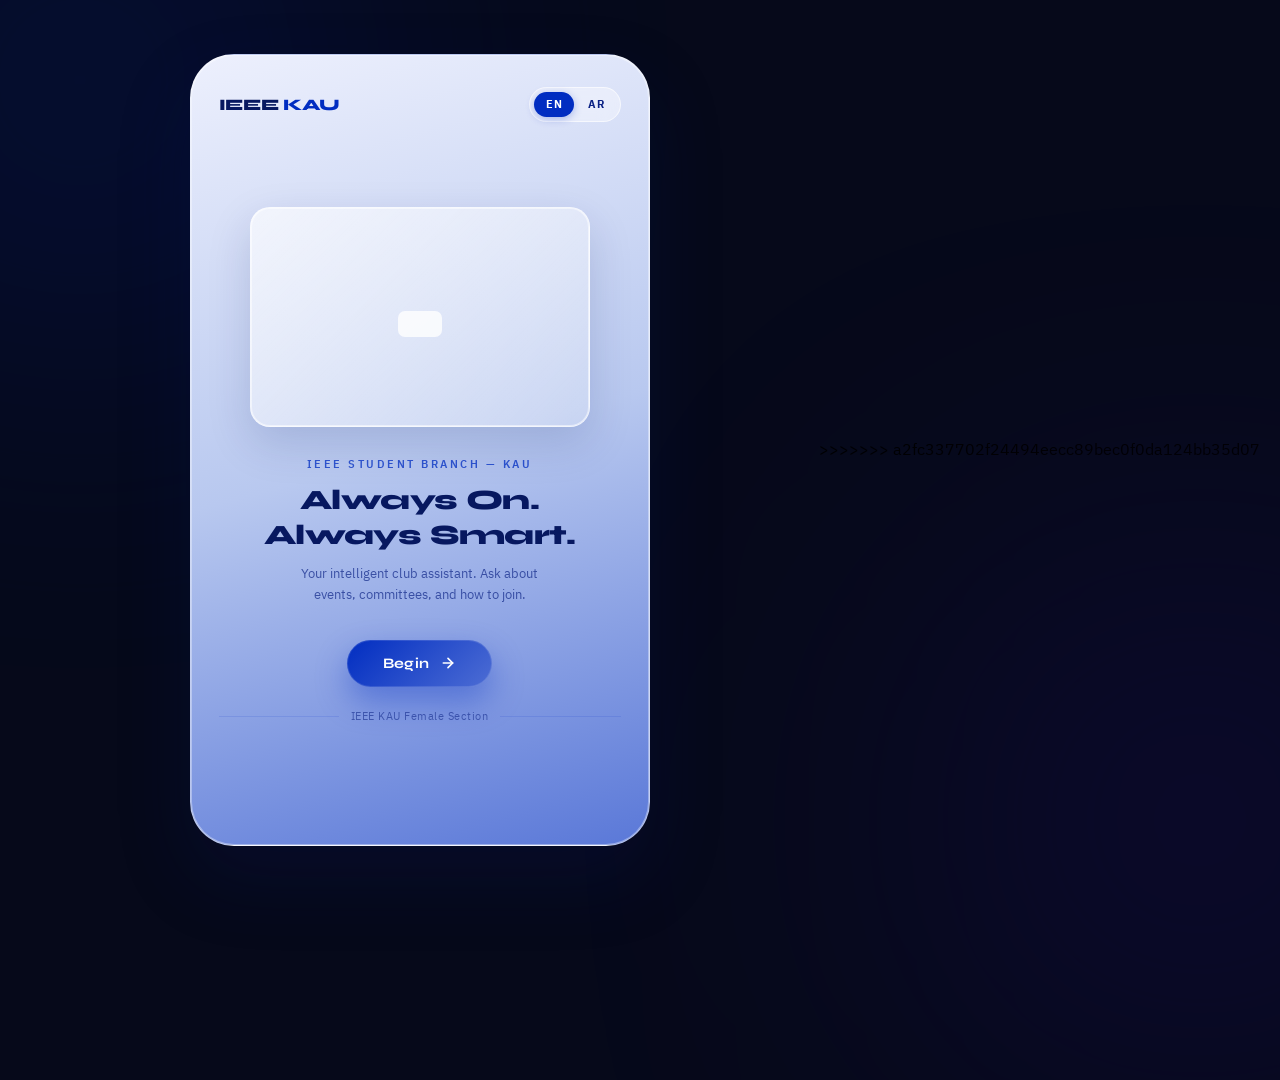
<file: index.html>
<!DOCTYPE html>
<html lang="en">
<head>
  <meta charset="UTF-8"/>
  <meta name="viewport" content="width=device-width, initial-scale=1.0"/>
  <title>IEEE KAU Assistant</title>
  <link href="https://fonts.googleapis.com/css2?family=Syne:wght@600;700;800&family=IBM+Plex+Sans+Arabic:wght@300;400;500;600&display=swap" rel="stylesheet">
  <style>
    :root{
      --c1:#e7eaf9;--c2:#98abe6;--c3:#4d6dd4;--c4:#012dc1;--c5:#0a2184;--c6:#071860;
    }
    *{box-sizing:border-box;margin:0;padding:0}
    body{
      min-height:100vh;font-family:'IBM Plex Sans Arabic','Syne',sans-serif;
      background:#06091a;display:flex;justify-content:center;align-items:center;
      position:relative;padding:20px;overflow-y:auto;
    }
    .blur{position:absolute;border-radius:50%;filter:blur(160px);z-index:0;pointer-events:none}
    .blur1{width:520px;height:520px;background:var(--c4);top:-180px;left:-180px;opacity:.2}
    .blur2{width:520px;height:520px;background:#1a0a5e;bottom:-180px;right:-180px;opacity:.35}

    .phone{
      width:min(460px,100%);min-height:88vh;border-radius:44px;
      background:linear-gradient(165deg,#edf0fd 0%,#b8c8ef 50%,#5a78d8 100%);
      border:1px solid rgba(255,255,255,.55);
      box-shadow:0 32px 72px rgba(7,24,96,.22),0 0 0 1px rgba(255,255,255,.35) inset;
      padding:32px 28px 36px;
      display:flex;flex-direction:column;justify-content:space-between;
      position:relative;z-index:2;margin:20px auto;
    }
    @media(max-width:500px){
      .phone{border-radius:24px;padding:24px 18px 28px;margin:10px auto;}
      body{padding:10px;}
      .title{font-size:22px;}
      .robot-frame{width:260px;height:170px;}
    }

    /* TOP BAR */
    .top-bar{display:flex;justify-content:space-between;align-items:center}
    .logo{
      font-family:'Syne',sans-serif;font-weight:800;font-size:16px;
      color:var(--c6);letter-spacing:-.3px;
    }
    .logo span{color:var(--c4)}

    /* language toggle */
    .lang-toggle{
      display:flex;align-items:center;gap:2px;
      background:rgba(255,255,255,.38);border:1px solid rgba(255,255,255,.6);
      backdrop-filter:blur(10px);border-radius:20px;padding:4px;cursor:pointer;
    }
    .lang-opt{
      padding:4px 12px;border-radius:16px;font-size:11px;font-weight:700;
      color:var(--c5);transition:all .18s;letter-spacing:.4px;cursor:pointer;border:none;
      background:transparent;font-family:inherit;
    }
    .lang-opt.active{background:var(--c4);color:white;box-shadow:0 2px 8px rgba(1,45,193,.3)}

    /* CENTER */
    .center{text-align:center;display:flex;flex-direction:column;align-items:center}

    .robot-frame{
      width:340px;height:220px;border-radius:20px;overflow:hidden;
      background:linear-gradient(135deg,rgba(255,255,255,.65),rgba(255,255,255,.25));
      border:1px solid rgba(255,255,255,.7);
      box-shadow:0 16px 44px rgba(7,24,96,.15),0 0 0 1px rgba(255,255,255,.5) inset;
      display:flex;align-items:center;justify-content:center;
      animation:float 4s ease-in-out infinite;margin-bottom:30px;
    }
    @keyframes float{0%,100%{transform:translateY(0)}50%{transform:translateY(-10px)}}
    .robot-frame img{width:100%;height:100%;object-fit:contain;border-radius:20px;display:block;background:#071860}

    .eyebrow{
      font-size:10.5px;font-weight:600;letter-spacing:2.5px;text-transform:uppercase;
      color:var(--c4);opacity:.75;margin-bottom:11px;
    }
    .title{
      font-family:'Syne',sans-serif;font-weight:800;
      font-size:28px;line-height:1.22;color:var(--c6);
      letter-spacing:-.6px;margin-bottom:11px;
    }
    .subtitle{
      font-size:13px;color:var(--c5);opacity:.68;
      line-height:1.65;margin-bottom:34px;max-width:260px;
    }

    .begin-btn{
      display:inline-flex;align-items:center;gap:11px;
      padding:15px 36px;border-radius:32px;
      background:linear-gradient(135deg,var(--c4) 0%,var(--c3) 100%);
      color:white;text-decoration:none;font-weight:700;font-size:14.5px;
      letter-spacing:.2px;
      box-shadow:0 14px 32px rgba(1,45,193,.38),0 0 0 1px rgba(255,255,255,.12) inset;
      transition:all .22s;font-family:'Syne',sans-serif;
    }
    .begin-btn:hover{transform:translateY(-3px);box-shadow:0 20px 40px rgba(1,45,193,.48)}
    .begin-btn svg{width:16px;height:16px;transition:transform .22s}
    .begin-btn:hover svg{transform:translateX(4px)}

    /* DIVIDER */
    .divider{
      display:flex;align-items:center;gap:12px;margin-top:22px;width:100%;
    }
    .divider-line{flex:1;height:1px;background:rgba(1,45,193,.12)}
    .divider-text{font-size:10.5px;color:var(--c5);opacity:.55;letter-spacing:.5px;white-space:nowrap}
  </style>
</head>
<body>
  <div class="blur blur1"></div>
  <div class="blur blur2"></div>
  <div class="phone">

    <div class="top-bar">
      <div class="logo">IEEE <span>KAU</span></div>
      <div class="lang-toggle" id="landingLang">
        <button class="lang-opt active" id="opt-en" onclick="setLang('en')">EN</button>
        <button class="lang-opt" id="opt-ar" onclick="setLang('ar')">AR</button>
      </div>
    </div>

    <div class="center">
      <div class="robot-frame">
        <img src="https://user4563.na.imgto.link/public/20260315/screenshot-2026-03-15-054318.avif"
             alt="IEEE KAU Assistant"
             onerror="this.outerHTML='<svg viewBox=\'0 0 80 80\' fill=\'none\' xmlns=\'http://www.w3.org/2000/svg\' width=\'80\' height=\'80\'><rect x=\'12\' y=\'28\' width=\'56\' height=\'38\' rx=\'10\' fill=\'%23012dc1\' fill-opacity=\'.15\'/><rect x=\'18\' y=\'34\' width=\'44\' height=\'26\' rx=\'7\' fill=\'white\' fill-opacity=\'.8\'/><circle cx=\'30\' cy=\'47\' r=\'5\' fill=\'%23012dc1\'/><circle cx=\'50\' cy=\'47\' r=\'5\' fill=\'%23012dc1\'/><rect x=\'30\' y=\'54\' width=\'20\' height=\'3\' rx=\'1.5\' fill=\'%23012dc1\' fill-opacity=\'.5\'/><rect x=\'36\' y=\'18\' width=\'8\' height=\'10\' rx=\'3\' fill=\'%23012dc1\' fill-opacity=\'.25\'/><circle cx=\'40\' cy=\'13\' r=\'3\' fill=\'%23012dc1\' fill-opacity=\'.3\'/></svg>'"/>
      </div>
      <div class="eyebrow" id="landing-eyebrow">IEEE Student Branch — KAU</div>
      <h1 class="title" id="landing-title">Always On.<br/>Always Smart.</h1>
      <p class="subtitle" id="landing-sub">Your intelligent club assistant. Ask about events, committees, and how to join.</p>
      <a href="/app" class="begin-btn" id="landing-btn">
        <span id="landing-btn-text">Begin</span>
        <svg viewBox="0 0 24 24" fill="none" stroke="currentColor" stroke-width="2.5" stroke-linecap="round" stroke-linejoin="round">
          <line x1="5" y1="12" x2="19" y2="12"/><polyline points="12 5 19 12 12 19"/>
        </svg>
      </a>
      <div class="divider">
        <div class="divider-line"></div>
        <div class="divider-text" id="landing-divider">IEEE KAU Female Section</div>
        <div class="divider-line"></div>
      </div>
    </div>

    <!-- empty div to keep space-between balanced -->
    <div></div>
  </div>

<script>
  let currentLang = 'en';
  const copy = {
    en: {
      eyebrow: 'IEEE Student Branch — KAU',
      title:   'Always On.<br/>Always Smart.',
      sub:     'Your intelligent club assistant. Ask about events, committees, and how to join.',
      btn:     'Begin',
      divider: 'IEEE KAU Female Section',
    },
    ar: {
      eyebrow: 'الفرع الطلابي لـ IEEE — جامعة الملك عبدالعزيز',
      title:   'دائماً هنا.<br/>دائماً ذكية.',
      sub:     'مساعدتك الذكية في نادي IEEE. اسألي عن الفعاليات واللجان وكيفية الانضمام.',
      btn:     'ابدأي',
      divider: 'قسم الطالبات — كلية الحاسبات وتقنية المعلومات',
    }
  };

  function setLang(l) {
    currentLang = l;
    const c = copy[l];
    document.getElementById('landing-eyebrow').textContent = c.eyebrow;
    document.getElementById('landing-title').innerHTML     = c.title;
    document.getElementById('landing-sub').textContent     = c.sub;
    document.getElementById('landing-btn-text').textContent= c.btn;
    document.getElementById('landing-divider').textContent = c.divider;
    document.getElementById('opt-en').classList.toggle('active', l==='en');
    document.getElementById('opt-ar').classList.toggle('active', l==='ar');
    // pass lang to chat page via URL param
    document.getElementById('landing-btn').href = `/app?lang=${l}`;
    document.documentElement.dir = l==='ar' ? 'rtl' : 'ltr';
  }
</script>
</body>
>>>>>>> a2fc337702f24494eecc89bec0f0da124bb35d07
</html>
</file>
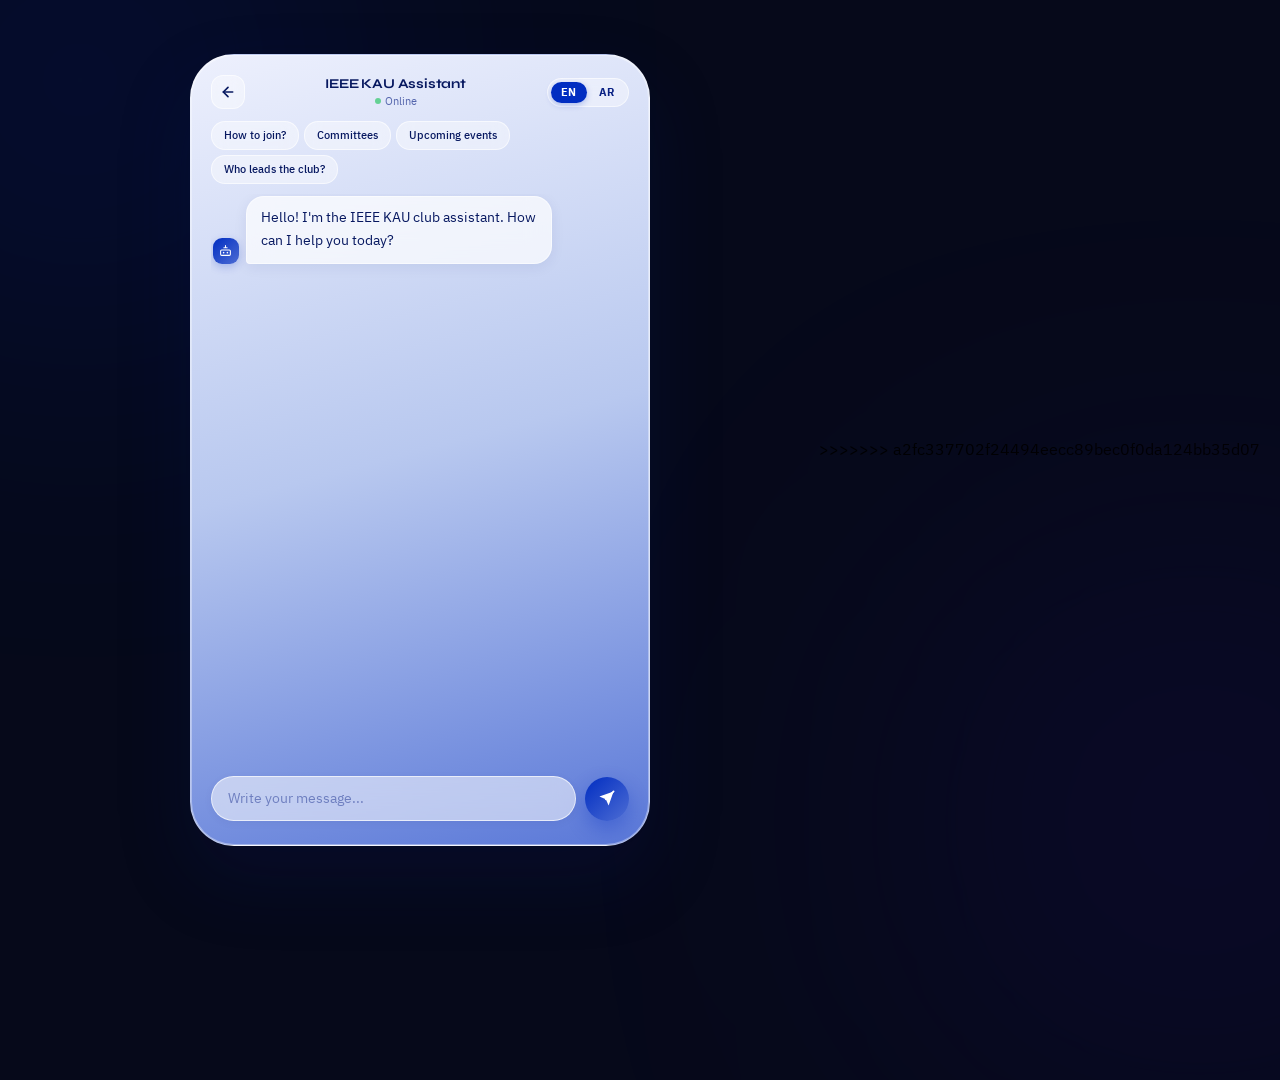
<file: chat.html>
<!DOCTYPE html>
<html lang="en">
<head>
  <meta charset="UTF-8"/>
  <meta name="viewport" content="width=device-width, initial-scale=1.0"/>
  <title>IEEE KAU Assistant</title>
  <link href="https://fonts.googleapis.com/css2?family=Syne:wght@600;700;800&family=IBM+Plex+Sans+Arabic:wght@300;400;500;600&display=swap" rel="stylesheet">
  <style>
    :root{
      --c1:#e7eaf9;--c2:#98abe6;--c3:#4d6dd4;--c4:#012dc1;--c5:#0a2184;--c6:#071860;
      --glass:rgba(255,255,255,.70);--glass-b:rgba(255,255,255,.55);
    }
    *{box-sizing:border-box;margin:0;padding:0}
    body{
      min-height:100vh;font-family:'IBM Plex Sans Arabic',sans-serif;
      background:#06091a;display:flex;justify-content:center;align-items:center;
      position:relative;padding:20px;overflow-y:auto;
    }
    .blur{position:absolute;border-radius:50%;filter:blur(160px);z-index:0;pointer-events:none}
    .blur1{width:520px;height:520px;background:var(--c4);top:-180px;left:-180px;opacity:.18}
    .blur2{width:520px;height:520px;background:#1a0a5e;bottom:-180px;right:-180px;opacity:.28}

    .phone{
      width:min(460px, 100%);min-height:88vh;max-height:none;border-radius:44px;
      background:linear-gradient(165deg,#edf0fd 0%,#b8c8ef 50%,#5a78d8 100%);
      border:1px solid rgba(255,255,255,.55);
      box-shadow:0 32px 72px rgba(7,24,96,.22),0 0 0 1px rgba(255,255,255,.35) inset;
      padding:20px 20px 24px;
      display:flex;flex-direction:column;position:relative;z-index:2;
      margin:20px auto;
    }
    @media(max-width:500px){
      .phone{border-radius:24px;padding:16px 14px 18px;margin:10px auto;}
      body{padding:10px;}
    }

    /* HEADER */
    .header{
      display:flex;align-items:center;justify-content:space-between;
      margin-bottom:12px;flex-shrink:0;
    }
    .back-btn{
      width:34px;height:34px;border-radius:12px;border:none;cursor:pointer;
      background:rgba(255,255,255,.4);border:1px solid rgba(255,255,255,.6);
      backdrop-filter:blur(8px);display:flex;align-items:center;justify-content:center;
      transition:all .18s;flex-shrink:0;
    }
    .back-btn:hover{background:rgba(255,255,255,.65);transform:translateX(-2px)}
    .back-btn svg{width:16px;height:16px;color:var(--c6)}
    .header-center{display:flex;flex-direction:column;align-items:center;gap:2px}
    .header-name{
      font-family:'Syne',sans-serif;font-weight:700;font-size:13.5px;
      color:var(--c6);letter-spacing:-.2px;
    }
    .header-status{font-size:10.5px;color:var(--c5);opacity:.65;display:flex;align-items:center;gap:4px}
    .dot{width:6px;height:6px;background:#22c55e;border-radius:50%;animation:pulse 2s infinite}
    @keyframes pulse{0%,100%{opacity:1}50%{opacity:.35}}
    /* language toggle in header */
    .lang-toggle{
      display:flex;align-items:center;gap:2px;
      background:rgba(255,255,255,.38);border:1px solid rgba(255,255,255,.6);
      backdrop-filter:blur(10px);border-radius:18px;padding:3px;
    }
    .lang-opt{
      padding:3px 10px;border-radius:14px;font-size:10.5px;font-weight:700;
      color:var(--c5);transition:all .18s;letter-spacing:.4px;cursor:pointer;
      border:none;background:transparent;font-family:inherit;
    }
    .lang-opt.active{background:var(--c4);color:white;box-shadow:0 2px 6px rgba(1,45,193,.28)}

    /* CHIPS */
    .chips{display:flex;flex-wrap:wrap;gap:5px;margin-bottom:10px;flex-shrink:0}
    .chip{
      background:rgba(255,255,255,.42);border:1px solid rgba(255,255,255,.6);
      backdrop-filter:blur(8px);border-radius:14px;padding:5px 12px;
      font-size:11px;color:var(--c6);cursor:pointer;font-family:inherit;
      font-weight:500;transition:all .18s;white-space:nowrap;
    }
    .chip:hover{background:var(--c4);color:white;border-color:var(--c4);transform:translateY(-1px)}

    /* CHAT */
    .chat-area{
      flex:1;min-height:300px;overflow-y:auto;display:flex;flex-direction:column;
      gap:10px;padding:2px 2px 4px;scroll-behavior:smooth;
    }
    .chat-area::-webkit-scrollbar{width:3px}
    .chat-area::-webkit-scrollbar-thumb{background:rgba(1,45,193,.18);border-radius:3px}

    .chat-row{display:flex;align-items:flex-end;gap:7px}
    .bot-row{justify-content:flex-start}
    .user-row{justify-content:flex-end}

    .av{width:26px;height:26px;border-radius:9px;flex-shrink:0;display:flex;align-items:center;justify-content:center}
    .av-bot{background:linear-gradient(135deg,var(--c4),var(--c3));box-shadow:0 3px 8px rgba(1,45,193,.22)}
    .av-bot svg{width:13px;height:13px;color:white}
    .av-user{background:rgba(255,255,255,.42);border:1px solid rgba(255,255,255,.6)}
    .av-user svg{width:13px;height:13px;color:var(--c5)}

    .message{
      padding:10px 14px;border-radius:18px;max-width:74%;
      font-size:13.5px;line-height:1.7;word-break:break-word;
      animation:up .22s ease;
    }
    @keyframes up{from{opacity:0;transform:translateY(6px)}to{opacity:1;transform:translateY(0)}}
    .bot-msg{
      background:var(--glass);color:var(--c6);
      border-bottom-left-radius:4px;
      box-shadow:0 3px 14px rgba(7,24,96,.07);
      border:1px solid var(--glass-b);backdrop-filter:blur(12px);
    }
    .user-msg{
      background:linear-gradient(135deg,var(--c4),var(--c3));color:white;
      border-bottom-right-radius:4px;
      box-shadow:0 4px 14px rgba(1,45,193,.28);
    }
    .bot-msg strong{font-weight:700;color:var(--c4)}
    .md-list{margin:6px 0 2px;display:flex;flex-direction:column;gap:5px}
    .md-item{display:flex;gap:8px;align-items:center;font-size:13px}
    .md-dot{width:5px;height:5px;border-radius:50%;background:var(--c4);flex-shrink:0;margin-top:7px}

    /* BUTTONS */
    .lbtn{
      display:inline-flex;align-items:center;gap:5px;
      color:white!important;text-decoration:none;
      padding:5px 12px;border-radius:18px;font-size:11.5px;font-weight:600;
      margin:2px;transition:all .18s;cursor:pointer;font-family:inherit;border:none;
    }
    .lbtn:hover{filter:brightness(1.1);transform:translateY(-1px)}
    .lbtn.wa{background:#16a34a}
    .lbtn.em{background:#dc2626}
    .lbtn.fm{background:var(--c4)}
    .lbtn.xb{background:#0f172a}
    .lbtn.mt{background:#0d9488}
    .lbtn.ig{background:linear-gradient(45deg,#f09433,#e6683c,#dc2743,#cc2366,#bc1888)}
    .lbtn.li{background:#0077b5}
    .lbtn.tg{background:#229ed9}
    .lbtn svg{width:11px;height:11px}
    .btn-row{display:flex;flex-wrap:wrap;gap:5px;margin-top:7px}

    /* EVENT CARD */
    .ev-card{
      background:var(--glass);backdrop-filter:blur(12px);
      border:1px solid var(--glass-b);border-radius:16px;
      padding:12px 14px;max-width:88%;
      box-shadow:0 3px 14px rgba(7,24,96,.07);
      border-left:3px solid var(--c4);align-self:flex-start;animation:up .22s ease;
    }
    .ev-badge{
      display:inline-block;font-size:9.5px;font-weight:700;
      letter-spacing:.8px;text-transform:uppercase;
      padding:2px 8px;border-radius:18px;margin-bottom:5px;
    }
    .b-up{background:#dcfce7;color:#15803d}
    .b-rc{background:#fef9c3;color:#a16207}
    .b-pa{background:#f1f5f9;color:#64748b}
    .ev-date{font-size:11px;color:var(--c5);opacity:.7;margin-bottom:5px;font-weight:500}
    .ev-text{font-size:13px;color:var(--c6);line-height:1.65;margin-bottom:8px}

    /* TYPING */
    .typing{
      display:flex;gap:4px;align-items:center;padding:10px 14px;
      background:var(--glass);border:1px solid var(--glass-b);backdrop-filter:blur(12px);
      border-radius:18px;border-bottom-left-radius:4px;
      align-self:flex-start;box-shadow:0 3px 12px rgba(7,24,96,.06);
    }
    .typing span{width:5px;height:5px;background:var(--c4);border-radius:50%;opacity:.45;animation:tb 1.2s infinite}
    .typing span:nth-child(2){animation-delay:.2s}
    .typing span:nth-child(3){animation-delay:.4s}
    @keyframes tb{0%,60%,100%{transform:translateY(0);opacity:.45}30%{transform:translateY(-5px);opacity:1}}

    /* INPUT */
    .input-wrap{margin-top:10px;display:flex;gap:9px;align-items:center;flex-shrink:0}
    .chat-input{
      flex:1;padding:11px 16px;border-radius:24px;border:none;outline:none;
      background:rgba(255,255,255,.55);backdrop-filter:blur(10px);
      border:1px solid rgba(255,255,255,.65);
      color:var(--c6);font-size:13.5px;font-family:inherit;
      box-shadow:0 2px 8px rgba(7,24,96,.05);transition:all .2s;
    }
    .chat-input:focus{background:rgba(255,255,255,.82);border-color:rgba(1,45,193,.25)}
    .chat-input::placeholder{color:var(--c5);opacity:.45}
    .send-btn{
      width:44px;height:44px;border-radius:50%;border:none;cursor:pointer;
      background:linear-gradient(135deg,var(--c4),var(--c3));
      display:flex;align-items:center;justify-content:center;flex-shrink:0;
      box-shadow:0 8px 20px rgba(1,45,193,.32);transition:all .18s;
    }
    .send-btn:hover{transform:scale(1.08);box-shadow:0 12px 26px rgba(1,45,193,.42)}
    .send-btn:disabled{opacity:.4;cursor:not-allowed;transform:none}
    .send-btn svg{width:17px;height:17px;color:white}

    .sec-lbl{
      font-size:10px;color:var(--c5);text-align:center;
      padding:2px 0;opacity:.6;letter-spacing:.6px;text-transform:uppercase;font-weight:600;
    }
  </style>
</head>
<body>
  <div class="blur blur1"></div>
  <div class="blur blur2"></div>
  <div class="phone">

    <!-- HEADER -->
    <div class="header">
      <!-- Back button -->
      <button class="back-btn" onclick="history.length>1?history.back():window.location='index.html'" title="Back">
        <svg viewBox="0 0 24 24" fill="none" stroke="currentColor" stroke-width="2.5" stroke-linecap="round" stroke-linejoin="round">
          <line x1="19" y1="12" x2="5" y2="12"/><polyline points="12 19 5 12 12 5"/>
        </svg>
      </button>

      <!-- Center title -->
      <div class="header-center">
        <div class="header-name">IEEE KAU Assistant</div>
        <div class="header-status"><span class="dot"></span><span id="statusTxt">Online</span></div>
      </div>

      <!-- Language toggle -->
      <div class="lang-toggle">
        <button class="lang-opt active" id="opt-en" onclick="setLang('en')">EN</button>
        <button class="lang-opt"        id="opt-ar" onclick="setLang('ar')">AR</button>
      </div>
    </div>

    <!-- CHIPS -->
    <div class="chips" id="chips">
      <button class="chip" onclick="askChip(this)">How to join?</button>
      <button class="chip" onclick="askChip(this)">Committees</button>
      <button class="chip" onclick="askChip(this)">Upcoming events</button>
      <button class="chip" onclick="askChip(this)">Who leads the club?</button>
    </div>

    <!-- CHAT -->
    <div class="chat-area" id="chatArea">
      <div class="chat-row bot-row">
        <div class="av av-bot"><svg viewBox="0 0 24 24" fill="none" stroke="currentColor" stroke-width="2" stroke-linecap="round" stroke-linejoin="round"><rect x="3" y="11" width="18" height="10" rx="2"/><path d="M12 3v4m-3 0h6"/><circle cx="8.5" cy="16" r="1.5" fill="currentColor" stroke="none"/><circle cx="15.5" cy="16" r="1.5" fill="currentColor" stroke="none"/></svg></div>
        <div class="message bot-msg" id="welcomeMsg">Hello! I'm the IEEE KAU club assistant. How can I help you today?</div>
      </div>
    </div>

    <!-- INPUT -->
    <div class="input-wrap" id="inputWrap">
      <input type="text" class="chat-input" id="userInput"
        placeholder="Write your message..."
        onkeydown="if(event.key==='Enter')sendMsg()"/>
      <button class="send-btn" id="sendBtn" onclick="sendMsg()">
        <svg viewBox="0 0 24 24" fill="none" stroke="currentColor" stroke-width="2.5" stroke-linecap="round" stroke-linejoin="round">
          <line x1="22" y1="2" x2="11" y2="13"/><polygon points="22 2 15 22 11 13 2 9 22 2" fill="currentColor" stroke="none"/>
        </svg>
      </button>
    </div>
  </div>

<script>
const API  = 'https://ieee-chatbot.onrender.com';
const FORM = 'https://docs.google.com/forms/d/e/1FAIpQLSc7qI9gJxhBd5TJZJPHBXQmNmRRocxjYDDE-ccPcoLNbKSoLw/viewform';
let hist=[], lang='en';

// Read lang from URL param (set by landing page)
const urlLang = new URLSearchParams(window.location.search).get('lang');
if(urlLang==='ar') { lang='ar'; }

// ── Sound ─────────────────────────────────────────────────────────────────────
function beep(f,d){try{const c=new AudioContext(),o=c.createOscillator(),g=c.createGain();o.connect(g);g.connect(c.destination);o.frequency.value=f;g.gain.setValueAtTime(0.04,c.currentTime);g.gain.exponentialRampToValueAtTime(0.001,c.currentTime+d);o.start();o.stop(c.currentTime+d);}catch(e){}}

// ── Icons (SVG strings) ───────────────────────────────────────────────────────
const IC={
  ext:`<svg viewBox="0 0 24 24" fill="none" stroke="currentColor" stroke-width="2" stroke-linecap="round" stroke-linejoin="round" width="11" height="11"><path d="M18 13v6a2 2 0 0 1-2 2H5a2 2 0 0 1-2-2V8a2 2 0 0 1 2-2h6"/><polyline points="15 3 21 3 21 9"/><line x1="10" y1="14" x2="21" y2="3"/></svg>`,
  mail:`<svg viewBox="0 0 24 24" fill="none" stroke="currentColor" stroke-width="2" stroke-linecap="round" stroke-linejoin="round" width="11" height="11"><path d="M4 4h16c1.1 0 2 .9 2 2v12c0 1.1-.9 2-2 2H4c-1.1 0-2-.9-2-2V6c0-1.1.9-2 2-2z"/><polyline points="22,6 12,13 2,6"/></svg>`,
  msg:`<svg viewBox="0 0 24 24" fill="none" stroke="currentColor" stroke-width="2" stroke-linecap="round" stroke-linejoin="round" width="11" height="11"><path d="M21 15a2 2 0 0 1-2 2H7l-4 4V5a2 2 0 0 1 2-2h14a2 2 0 0 1 2 2z"/></svg>`,
  vid:`<svg viewBox="0 0 24 24" fill="none" stroke="currentColor" stroke-width="2" stroke-linecap="round" stroke-linejoin="round" width="11" height="11"><polygon points="23 7 16 12 23 17 23 7"/><rect x="1" y="5" width="15" height="14" rx="2" ry="2"/></svg>`,
};

// ── Language ──────────────────────────────────────────────────────────────────
function applyLang(){
  const ar=lang==='ar';
  document.getElementById('opt-en').classList.toggle('active',!ar);
  document.getElementById('opt-ar').classList.toggle('active',ar);
  document.getElementById('statusTxt').textContent = ar?'متصلة':'Online';
  const iw=document.getElementById('inputWrap');
  const inp=document.getElementById('userInput');
  iw.style.flexDirection = ar?'row-reverse':'row';
  inp.style.direction    = ar?'rtl':'ltr';
  inp.style.textAlign    = ar?'right':'left';
  inp.placeholder        = ar?'اكتبي سؤالك هنا...':'Write your message...';
  document.getElementById('welcomeMsg').textContent = ar
    ? 'أهلاً! أنا مساعدة نادي IEEE في جامعة الملك عبدالعزيز. كيف أقدر أساعدك؟'
    : "Hello! I'm the IEEE KAU club assistant. How can I help you today?";
  const c=document.getElementById('chips');
  if(c) c.innerHTML = ar
    ? '<button class="chip" onclick="askChip(this)">كيف أنضم للنادي؟</button><button class="chip" onclick="askChip(this)">اللجان</button><button class="chip" onclick="askChip(this)">الفعاليات القادمة</button><button class="chip" onclick="askChip(this)">من هي الرئيسة؟</button>'
    : '<button class="chip" onclick="askChip(this)">How to join?</button><button class="chip" onclick="askChip(this)">Committees</button><button class="chip" onclick="askChip(this)">Upcoming events</button><button class="chip" onclick="askChip(this)">Who leads the club?</button>';
}

function setLang(l){lang=l;applyLang();}

// Init lang on load
applyLang();

// ── Chips ─────────────────────────────────────────────────────────────────────
function askChip(btn){
  document.getElementById('userInput').value=btn.textContent.trim();
  const c=document.getElementById('chips');if(c)c.style.display='none';
  sendMsg();
}

// ── Markdown ──────────────────────────────────────────────────────────────────
function renderMd(t){
  let h=t.replace(/\*\*(.+?)\*\*/g,'<strong>$1</strong>');
  const lines=h.split('\n');let out='',inL=false,lH='';
  for(let l of lines){
    const m=l.match(/^[\-\*•]\s+(.+)/);
    if(m){if(!inL){inL=true;lH='<div class="md-list">';}lH+=`<div class="md-item"><span class="md-dot"></span><span>${m[1]}</span></div>`;}
    else{if(inL){out+=lH+'</div>';inL=false;lH='';}out+=l+(l.trim()?'<br>':'');}
  }
  if(inL)out+=lH+'</div>';
  return out.replace(/(<br>)+$/,'').replace(/^(<br>)+/,'');
}

// ── Links ─────────────────────────────────────────────────────────────────────
function procLinks(raw){
  // URLs are stripped server-side. Just render markdown, no URL scanning needed.
  return renderMd(raw.trim());
}

function renderButtons(buttons, ar, targetMsg){
  if(!buttons || buttons.length===0) return;
  // WhatsApp warning
  const hasWa = buttons.some(b=>b.type==='whatsapp');
  if(hasWa && targetMsg){
    const warn = document.createElement('div');
    warn.style.cssText='font-size:11px;color:#854d0e;background:#fef9c3;padding:5px 10px;border-radius:8px;margin:6px 0 4px;';
    warn.textContent = ar ? 'تنبيه: مجموعة الواتساب خاصة بمجتمع البحث فقط وليست للانضمام العام'
                          : 'Note: This WhatsApp group is for the Research Community only, not general membership.';
    targetMsg.appendChild(warn);
  }
  const row = document.createElement('div');
  row.className = 'btn-row';
  const iconMap = {form:IC.ext,instagram:IC.ext,whatsapp:IC.msg,email:IC.mail,x:IC.ext,linkedin:IC.ext,telegram:IC.ext,meet:IC.vid};
  const clsMap  = {form:'fm',instagram:'ig',whatsapp:'wa',email:'em',x:'xb',linkedin:'li',telegram:'tg',meet:'mt'};
  buttons.forEach(b=>{
    const a = document.createElement('a');
    a.href=b.url; a.target='_blank';
    a.className=`lbtn ${clsMap[b.type]||'fm'}`;
    a.innerHTML=`${iconMap[b.type]||IC.ext} ${b.label}`;
    row.appendChild(a);
  });
  if(targetMsg) targetMsg.appendChild(row);
  else document.getElementById('chatArea').appendChild(row);
  sc();
}

// ── Avatars ───────────────────────────────────────────────────────────────────
const BOT_AV=`<div class="av av-bot"><svg viewBox="0 0 24 24" fill="none" stroke="currentColor" stroke-width="2" stroke-linecap="round" stroke-linejoin="round"><rect x="3" y="11" width="18" height="10" rx="2"/><path d="M12 3v4m-3 0h6"/><circle cx="8.5" cy="16" r="1.5" fill="currentColor" stroke="none"/><circle cx="15.5" cy="16" r="1.5" fill="currentColor" stroke="none"/></svg></div>`;
const USR_AV=`<div class="av av-user"><svg viewBox="0 0 24 24" fill="none" stroke="currentColor" stroke-width="2" stroke-linecap="round" stroke-linejoin="round"><path d="M20 21v-2a4 4 0 0 0-4-4H8a4 4 0 0 0-4 4v2"/><circle cx="12" cy="7" r="4"/></svg></div>`;

// ── Add message ───────────────────────────────────────────────────────────────
function addMsg(text,role){
  const row=document.createElement('div');
  row.className=`chat-row ${role==='bot'?'bot-row':'user-row'}`;
  const msg=document.createElement('div');
  msg.className=`message ${role==='bot'?'bot-msg':'user-msg'}`;
  if(role==='bot')msg.innerHTML=procLinks(text);else msg.textContent=text;
  if(role==='bot'){row.innerHTML=BOT_AV;row.appendChild(msg);}
  else{row.appendChild(msg);row.innerHTML+=USR_AV;}
  document.getElementById('chatArea').appendChild(row);sc();
  return msg;
}

// ── Event card ────────────────────────────────────────────────────────────────
function addCard(ev){
  const card=document.createElement('div');card.className='ev-card';
  const ar=lang==='ar';
  let ds='';
  if(ev.date){try{const dt=new Date(ev.date);ds=dt.toLocaleString(ar?'ar-SA':'en-US',{weekday:'long',year:'numeric',month:'long',day:'numeric',hour:'2-digit',minute:'2-digit',timeZone:'Asia/Riyadh'});}catch(e){ds=ev.date.slice(0,16);}}
  let badge,bc;
  if(ev.is_upcoming){badge=ar?'قادم':'Upcoming';bc='b-up';}
  else if(ev.days_old!==null&&ev.days_old<=3){badge=ar?'حديث':'Recent';bc='b-rc';}
  else{badge=ar?'سابق':'Past';bc='b-pa';}
  const sum=ev.title.length>160?ev.title.slice(0,160)+'...':ev.title;
  let ab='';
  if(ev.link){const x=ev.link.replace('nitter.net','x.com');ab+=`<a href="${x}" target="_blank" class="lbtn xb" style="font-size:11px;padding:5px 10px;">${IC.ext} ${ar?'عرض على X':'View on X'}</a>`;}
  if(ev.meet)ab+=`<a href="${ev.meet}" target="_blank" class="lbtn mt" style="font-size:11px;padding:5px 10px;">${IC.vid} ${ar?'انضمي':'Join'}</a>`;
  if(ev.whatsapp)ab+=`<a href="${ev.whatsapp}" target="_blank" class="lbtn wa" style="font-size:11px;padding:5px 10px;">${IC.msg} ${ar?'البحث':'Research WA'}</a>`;
  if(ev.form)ab+=`<a href="${ev.form}" target="_blank" class="lbtn fm" style="font-size:11px;padding:5px 10px;">${IC.ext} ${ar?'سجّلي':'Register'}</a>`;
  card.innerHTML=`<span class="ev-badge ${bc}">${badge}</span>${ds?`<div class="ev-date">${ds}</div>`:''}
    <div class="ev-text">${sum}</div>${ab?`<div class="btn-row">${ab}</div>`:''}`;
  document.getElementById('chatArea').appendChild(card);sc();
}

function addTyping(){
  const d=document.createElement('div');d.className='typing';
  d.innerHTML='<span></span><span></span><span></span>';
  document.getElementById('chatArea').appendChild(d);sc();return d;
}
function addLbl(t){
  const d=document.createElement('div');d.className='sec-lbl';d.textContent=t;
  document.getElementById('chatArea').appendChild(d);sc();
}
function sc(){const a=document.getElementById('chatArea');a.scrollTop=a.scrollHeight;}

// ── Send ──────────────────────────────────────────────────────────────────────
async function sendMsg(){
  const inp=document.getElementById('userInput');
  const btn=document.getElementById('sendBtn');
  const msg=inp.value.trim();if(!msg)return;
  const c=document.getElementById('chips');if(c)c.style.display='none';
  addMsg(msg,'user');beep(440,.08);inp.value='';btn.disabled=true;
  const ty=addTyping();
  hist.push({role:'user',content:msg});
  try{
    const res=await fetch(`${API}/chat`,{
      method:'POST',headers:{'Content-Type':'application/json'},
      body:JSON.stringify({message:msg,language:lang,conversation_history:hist.slice(-6)})
    });
    const data=await res.json();
    ty.remove();const botMsgEl=addMsg(data.response,'bot');beep(560,.12);
    hist.push({role:'assistant',content:data.response});
    renderButtons(data.buttons||[], lang==='ar', botMsgEl);
    if(data.events&&data.events.length>0){
      const ar=lang==='ar';
      const up=data.events.filter(e=>e.is_upcoming);
      const rc=data.events.filter(e=>!e.is_upcoming&&e.days_old!==null&&e.days_old<=3);
      const pa=data.events.filter(e=>!e.is_upcoming&&(e.days_old===null||e.days_old>3));
      if(up.length>0){addLbl(ar?'الفعاليات القادمة':'UPCOMING EVENTS');up.forEach(e=>addCard(e));}
      else if(rc.length>0){addLbl(ar?'منشورات حديثة':'RECENT POSTS');rc.slice(0,3).forEach(e=>addCard(e));}
      else if(pa.length>0){addLbl(ar?'فعاليات سابقة':'PAST EVENTS');pa.slice(0,3).forEach(e=>addCard(e));}
    }
  }catch(err){
    ty.remove();
    addMsg(lang==='ar'?'عذراً، في مشكلة بالاتصال.':'Connection error — make sure the API is running.','bot');
  }
  btn.disabled=false;inp.focus();
}
</script>
</body>
>>>>>>> a2fc337702f24494eecc89bec0f0da124bb35d07
</html>
</file>
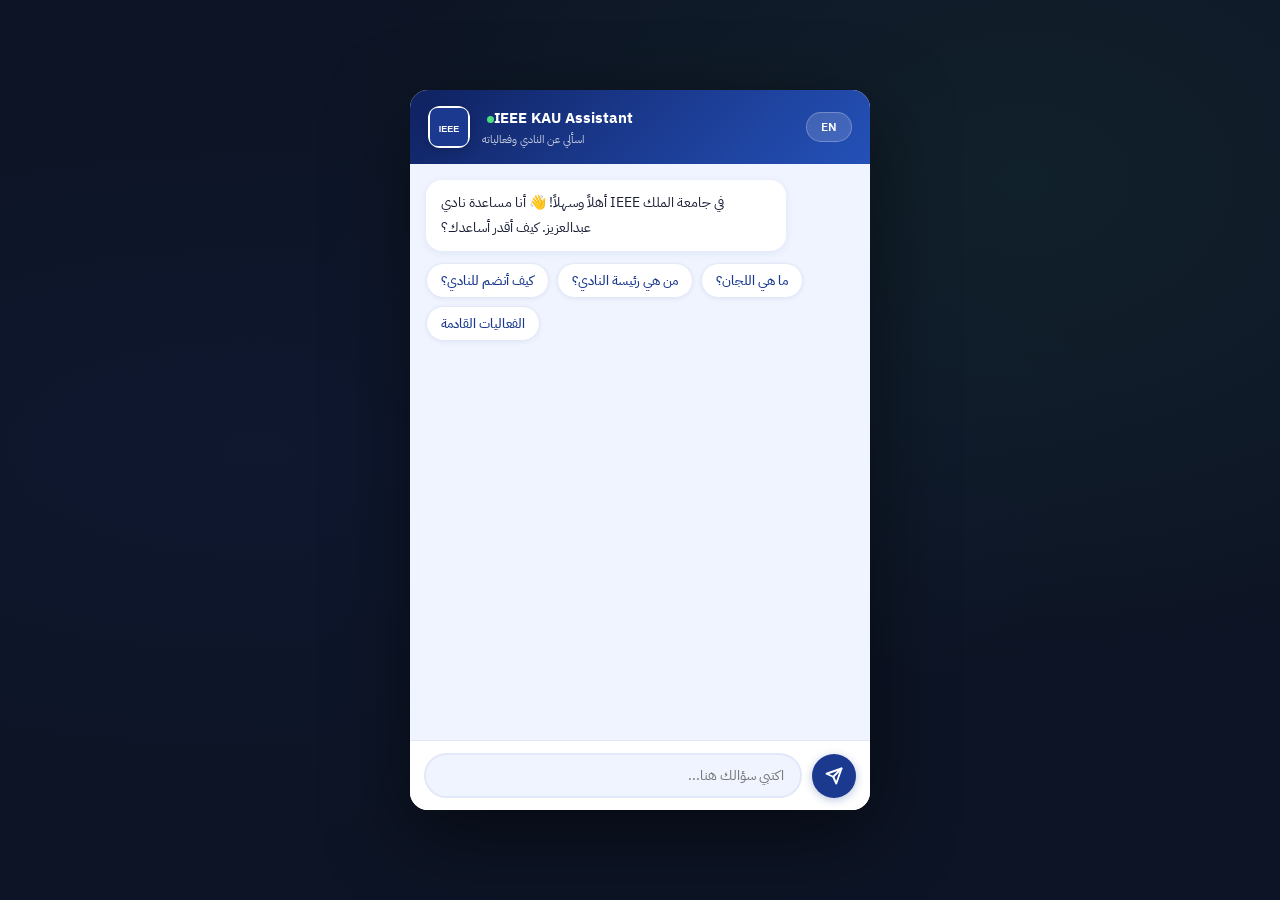
<file: test_chat.html>
<!DOCTYPE html>
<html lang="ar">
<head>
<meta charset="UTF-8"/>
<meta name="viewport" content="width=device-width, initial-scale=1.0"/>
<title>IEEE KAU Assistant</title>
<link href="https://fonts.googleapis.com/css2?family=IBM+Plex+Sans+Arabic:wght@300;400;500;600;700&display=swap" rel="stylesheet">
<style>
:root{
  --primary:#1B3A8F;--primary-light:#2451b8;--primary-dark:#0f2260;
  --bg:#0D1425;--surface:#fff;--surface-2:#f0f4ff;
  --text:#1a1f36;--muted:#6b7280;--border:#e2e8f8;
}
*{box-sizing:border-box;margin:0;padding:0}
body{
  font-family:'IBM Plex Sans Arabic',sans-serif;
  background:var(--bg);min-height:100vh;
  display:flex;align-items:center;justify-content:center;padding:16px;
  background-image:radial-gradient(ellipse at 20% 50%,#1B3A8F18 0%,transparent 60%),
                   radial-gradient(ellipse at 80% 20%,#4ADE8010 0%,transparent 50%);
}
.chat-wrapper{
  width:100%;max-width:460px;display:flex;flex-direction:column;
  height:92vh;max-height:720px;background:var(--surface);
  border-radius:18px;overflow:hidden;box-shadow:0 24px 80px rgba(0,0,0,.5);
}
/* HEADER */
.chat-header{
  background:linear-gradient(135deg,var(--primary-dark),var(--primary),var(--primary-light));
  padding:16px 18px;display:flex;align-items:center;justify-content:space-between;gap:12px;
}
.header-left{display:flex;align-items:center;gap:12px}
.header-logo{
  width:42px;height:42px;background:white;border-radius:12px;
  display:flex;align-items:center;justify-content:center;
  box-shadow:0 2px 12px rgba(0,0,0,.2);flex-shrink:0;
}
.header-title{color:white}
.header-title h3{font-size:15px;font-weight:700}
.header-title p{font-size:11px;opacity:.75;margin-top:2px}
.online-dot{width:7px;height:7px;background:#4ADE80;border-radius:50%;display:inline-block;margin-left:5px;animation:pulse 2s infinite}
@keyframes pulse{0%,100%{opacity:1}50%{opacity:.4}}
.lang-toggle{
  background:rgba(255,255,255,.15);border:1px solid rgba(255,255,255,.25);
  border-radius:20px;padding:5px 14px;color:white;font-size:12px;
  font-weight:600;cursor:pointer;font-family:inherit;transition:all .2s;
}
.lang-toggle:hover{background:rgba(255,255,255,.3)}
/* MESSAGES */
.messages{
  flex:1;overflow-y:auto;padding:16px;
  display:flex;flex-direction:column;gap:10px;
  background:var(--surface-2);scroll-behavior:smooth;
}
.messages::-webkit-scrollbar{width:4px}
.messages::-webkit-scrollbar-thumb{background:#c7d2fe;border-radius:4px}
/* CHIPS */
.suggestions{display:flex;flex-wrap:wrap;gap:8px;padding:2px 0 6px}
/* BUBBLES */
.message{
  max-width:84%;padding:11px 15px;border-radius:16px;
  font-size:14px;line-height:1.75;word-break:break-word;animation:fadeUp .25s ease;
}
@keyframes fadeUp{from{opacity:0;transform:translateY(8px)}to{opacity:1;transform:translateY(0)}}
.message.bot{background:white;color:var(--text);box-shadow:0 2px 8px rgba(27,58,143,.08)}
.message.user{background:var(--primary);color:white;box-shadow:0 2px 12px rgba(27,58,143,.3)}
.message.bot strong{font-weight:700;color:var(--primary)}
.message.bot .md-list{margin:8px 0 4px;display:flex;flex-direction:column;gap:6px}
.message.bot .md-item{display:flex;gap:8px;align-items:flex-start;font-size:13.5px}
.message.bot .md-bullet{color:var(--primary);font-weight:700;flex-shrink:0;margin-top:2px}
/* CHIPS */
.chip{
  background:white;border:1.5px solid var(--border);border-radius:20px;
  padding:7px 14px;font-size:12.5px;color:var(--primary);cursor:pointer;
  font-family:inherit;font-weight:500;transition:all .18s;white-space:nowrap;
  box-shadow:0 1px 4px rgba(27,58,143,.08);
}
.chip:hover{background:var(--primary);color:white;border-color:var(--primary);transform:translateY(-1px)}
/* LINK BUTTONS */
.link-btn{
  display:inline-flex;align-items:center;gap:6px;
  color:white!important;text-decoration:none;padding:8px 14px;border-radius:10px;
  font-size:13px;font-weight:600;margin:2px;transition:all .18s;cursor:pointer;
  font-family:inherit;border:none;
}
.link-btn:hover{filter:brightness(1.15);transform:translateY(-1px)}
.link-btn.whatsapp{background:#25D366}
.link-btn.email{background:#ea4335}
.link-btn.form{background:#4285f4}
.link-btn.x-btn{background:#000}
.link-btn.meet{background:#00897B}
.link-btn.primary{background:var(--primary)}
.btn-row{display:flex;flex-wrap:wrap;gap:6px;margin-top:8px}
/* EVENT CARD */
.event-card{
  background:white;border-radius:14px;padding:14px;
  box-shadow:0 2px 12px rgba(27,58,143,.1);max-width:92%;animation:fadeUp .25s ease;
  align-self:flex-start;
}
.event-badge{display:inline-block;font-size:11px;font-weight:700;padding:2px 10px;border-radius:20px;margin-bottom:6px}
.badge-upcoming{background:#dcfce7;color:#166534}
.badge-recent{background:#fef9c3;color:#854d0e}
.badge-past{background:#f3f4f6;color:#6b7280}
.event-date{font-size:12px;color:var(--muted);margin-bottom:6px;font-weight:500}
.event-text{font-size:13.5px;color:var(--text);line-height:1.65;margin-bottom:10px}
/* TYPING */
.typing{
  display:flex;gap:5px;align-items:center;padding:12px 16px;
  background:white;border-radius:16px;align-self:flex-start;
  box-shadow:0 2px 8px rgba(27,58,143,.08);
}
.typing span{width:7px;height:7px;background:var(--primary);border-radius:50%;opacity:.6;animation:tb 1.2s infinite}
.typing span:nth-child(2){animation-delay:.2s}
.typing span:nth-child(3){animation-delay:.4s}
@keyframes tb{0%,60%,100%{transform:translateY(0);opacity:.6}30%{transform:translateY(-6px);opacity:1}}
/* INPUT AREA — controlled entirely by JS via inline style */
.input-area{
  padding:12px 14px;background:white;
  border-top:1px solid var(--border);
  display:flex;gap:10px;align-items:center;
  /* flex-direction set by JS */
}
.input-area input{
  flex:1;border:2px solid var(--border);border-radius:24px;
  padding:10px 16px;font-size:14px;font-family:inherit;
  outline:none;color:var(--text);background:var(--surface-2);transition:border-color .2s;
}
.input-area input:focus{border-color:var(--primary);background:white}
.send-btn{
  width:44px;height:44px;background:var(--primary);border:none;
  border-radius:50%;color:white;cursor:pointer;
  display:flex;align-items:center;justify-content:center;
  transition:all .18s;flex-shrink:0;box-shadow:0 2px 8px rgba(27,58,143,.3);
}
.send-btn:hover{background:var(--primary-light);transform:scale(1.05)}
.send-btn:disabled{background:#c7d2fe;cursor:not-allowed;transform:none}
.section-label{font-size:11.5px;color:var(--muted);text-align:center;padding:4px 0}
</style>
</head>
<body>
<div class="chat-wrapper" id="chatWrapper">
  <div class="chat-header">
    <div class="header-left">
      <div class="header-logo">
        <svg viewBox="0 0 42 42" width="38" height="38">
          <rect width="42" height="42" rx="8" fill="#1B3A8F"/>
          <text x="21" y="27" text-anchor="middle" font-size="10" font-weight="800" fill="white" font-family="Arial">IEEE</text>
        </svg>
      </div>
      <div class="header-title">
        <h3><span class="online-dot"></span>IEEE KAU Assistant</h3>
        <p id="headerSub">اسألي عن النادي وفعالياته</p>
      </div>
    </div>
    <button class="lang-toggle" onclick="toggleLang()" id="langBtn">EN</button>
  </div>

  <div class="messages" id="messages">
    <div class="message bot" id="welcomeMsg">
      أهلاً وسهلاً! 👋 أنا مساعدة نادي IEEE في جامعة الملك عبدالعزيز. كيف أقدر أساعدك؟
    </div>
    <div class="suggestions" id="suggestions">
      <button class="chip" onclick="askChip(this)">كيف أنضم للنادي؟</button>
      <button class="chip" onclick="askChip(this)">من هي رئيسة النادي؟</button>
      <button class="chip" onclick="askChip(this)">ما هي اللجان؟</button>
      <button class="chip" onclick="askChip(this)">الفعاليات القادمة</button>
    </div>
  </div>

  <!-- Input area — direction set by JS on init and toggle -->
  <div class="input-area" id="inputArea" style="flex-direction:row-reverse">
    <button class="send-btn" id="sendBtn" onclick="sendMessage()">
      <svg width="18" height="18" viewBox="0 0 24 24" fill="none">
        <path d="M22 2L11 13" stroke="white" stroke-width="2.5" stroke-linecap="round"/>
        <path d="M22 2L15 22L11 13L2 9L22 2Z" stroke="white" stroke-width="2.5" stroke-linecap="round" stroke-linejoin="round"/>
      </svg>
    </button>
    <input type="text" id="userInput" placeholder="اكتبي سؤالك هنا..."
      style="direction:rtl;text-align:right"
      onkeydown="if(event.key==='Enter')sendMessage()"/>
  </div>
</div>

<script>
const API  = 'http://localhost:8000';
const FORM = 'https://docs.google.com/forms/d/e/1FAIpQLSc7qI9gJxhBd5TJZJPHBXQmNmRRocxjYDDE-ccPcoLNbKSoLw/viewform';
const WA_RESEARCH = 'https://chat.whatsapp.com/K12WdGPDFNq8XZ0KzmNSEg';
let history = [], lang = 'ar';

// ── Sound ────────────────────────────────────────────────────────────────────
function playSound(f,d){
  try{const c=new AudioContext(),o=c.createOscillator(),g=c.createGain();
    o.connect(g);g.connect(c.destination);o.frequency.value=f;
    g.gain.setValueAtTime(0.05,c.currentTime);
    g.gain.exponentialRampToValueAtTime(0.001,c.currentTime+d);
    o.start();o.stop(c.currentTime+d);}catch(e){}
}

// ── Language toggle — uses inline style directly on #inputArea ───────────────
function setDir(isAr) {
  const inputArea = document.getElementById('inputArea');
  const userInput = document.getElementById('userInput');
  if (isAr) {
    inputArea.style.flexDirection = 'row-reverse';
    userInput.style.direction = 'rtl';
    userInput.style.textAlign = 'right';
  } else {
    inputArea.style.flexDirection = 'row';
    userInput.style.direction = 'ltr';
    userInput.style.textAlign = 'left';
  }
  // Also fix message bubble alignment via wrapper dir
  document.getElementById('chatWrapper').setAttribute('dir', isAr ? 'rtl' : 'ltr');
  // Fix suggestions alignment
  const sugg = document.getElementById('suggestions');
  if (sugg) sugg.style.justifyContent = isAr ? 'flex-end' : 'flex-start';
  // Fix all existing messages alignment
  document.querySelectorAll('.message.bot').forEach(m => {
    m.style.alignSelf = 'flex-start';
    m.style.borderBottomRightRadius = isAr ? '4px' : '16px';
    m.style.borderBottomLeftRadius  = isAr ? '16px' : '4px';
  });
  document.querySelectorAll('.message.user').forEach(m => {
    m.style.alignSelf = 'flex-end';
    m.style.borderBottomLeftRadius  = isAr ? '4px' : '16px';
    m.style.borderBottomRightRadius = isAr ? '16px' : '4px';
  });
}

function toggleLang() {
  lang = lang === 'ar' ? 'en' : 'ar';
  const isAr = lang === 'ar';
  setDir(isAr);
  document.getElementById('langBtn').textContent = isAr ? 'EN' : 'AR';
  document.getElementById('headerSub').textContent = isAr ? 'اسألي عن النادي وفعالياته' : 'Ask about the club & events';
  document.getElementById('userInput').placeholder = isAr ? 'اكتبي سؤالك هنا...' : 'Type your question...';
  document.getElementById('welcomeMsg').textContent = isAr
    ? 'أهلاً وسهلاً! 👋 أنا مساعدة نادي IEEE في جامعة الملك عبدالعزيز. كيف أقدر أساعدك؟'
    : "Hello! 👋 I'm the IEEE KAU assistant. How can I help you?";
}

// ── Chips ────────────────────────────────────────────────────────────────────
function askChip(btn) {
  document.getElementById('userInput').value = btn.textContent.trim();
  const s = document.getElementById('suggestions');
  if (s) s.style.display = 'none';
  sendMessage();
}

// ── Markdown ─────────────────────────────────────────────────────────────────
function renderMd(text) {
  let html = text.replace(/\*\*(.+?)\*\*/g,'<strong>$1</strong>');
  const lines = html.split('\n');
  let out='', inList=false, listHtml='';
  for (let line of lines) {
    const m = line.match(/^[\-\*•]\s+(.+)/);
    if (m) {
      if (!inList){inList=true;listHtml='<div class="md-list">';}
      listHtml+=`<div class="md-item"><span class="md-bullet">•</span><span>${m[1]}</span></div>`;
    } else {
      if (inList){out+=listHtml+'</div>';inList=false;listHtml='';}
      out += line + (line.trim() ? '<br>' : '');
    }
  }
  if (inList) out+=listHtml+'</div>';
  return out.replace(/(<br>)+$/,'').replace(/^(<br>)+/,'');
}

// ── Link processing ───────────────────────────────────────────────────────────
function processLinks(rawText) {
  let btns='', text=rawText;

  // WhatsApp — only show as research community
  text = text.replace(/(https?:\/\/(?:chat\.whatsapp\.com|wa\.me)\/\S+)/g, url => {
    btns += `<a href="${url.replace(/[.,)]+$/,'')}" target="_blank" class="link-btn whatsapp">💬 ${lang==='ar'?'مجتمع البحث (واتساب)':'Research Community (WhatsApp)'}</a>`;
    return '';
  });
  // Google Meet
  text = text.replace(/(https?:\/\/meet\.google\.com\/\S+)/g, url => {
    btns += `<a href="${url.replace(/[.,)]+$/,'')}" target="_blank" class="link-btn meet">📹 ${lang==='ar'?'رابط الحضور':'Join Meeting'}</a>`;
    return '';
  });
  // Google Forms
  text = text.replace(/(https?:\/\/(?:forms\.gle|docs\.google\.com\/forms)\/\S+)/g, url => {
    btns += `<a href="${url.replace(/[.,)]+$/,'')}" target="_blank" class="link-btn form">📝 ${lang==='ar'?'افتحي النموذج':'Open Form'}</a>`;
    return '';
  });
  // X / nitter
  text = text.replace(/(https?:\/\/(?:nitter\.net|twitter\.com|x\.com)\/\S+)/g, url => {
    const x = url.replace('nitter.net','x.com').replace(/[.,)]+$/,'');
    btns += `<a href="${x}" target="_blank" class="link-btn x-btn">𝕏 ${lang==='ar'?'افتحي على X':'View on X'}</a>`;
    return '';
  });
  // Email
  text = text.replace(/([a-zA-Z0-9._%+-]+@[a-zA-Z0-9.-]+\.[a-zA-Z]{2,})/g, email => {
    btns += `<a href="mailto:${email}" class="link-btn email">✉️ ${email}</a>`;
    return email;
  });

  // Auto-inject form ONLY for join queries (once, not on every message)
  const lastMsg = history.length ? history[history.length-1].content.toLowerCase() : '';
  const isJoin = ['كيف أنضم','كيف انضم','how to join','how do i join','i want to join'].some(k=>lastMsg.includes(k));
  if (isJoin && !btns.includes('form')) {
    btns += `<a href="${FORM}" target="_blank" class="link-btn form">📝 ${lang==='ar'?'افتحي النموذج':'Open Form'}</a>`;
  }

  text = text.replace(/🔗\s*:?\s*/g,'').replace(/ {2,}/g,' ').trim();
  return renderMd(text) + (btns ? `<div class="btn-row">${btns}</div>` : '');
}

// ── Append message ────────────────────────────────────────────────────────────
function appendMessage(text, role) {
  const isAr = lang === 'ar';
  const div = document.createElement('div');
  div.className = `message ${role}`;
  if (role === 'bot') {
    div.innerHTML = processLinks(text);
    div.style.alignSelf = 'flex-start';
    div.style.borderBottomRightRadius = isAr ? '4px' : '16px';
    div.style.borderBottomLeftRadius  = isAr ? '16px' : '4px';
  } else {
    div.textContent = text;
    div.style.alignSelf = 'flex-end';
    div.style.borderBottomLeftRadius  = isAr ? '4px' : '16px';
    div.style.borderBottomRightRadius = isAr ? '16px' : '4px';
  }
  document.getElementById('messages').appendChild(div);
  scrollDown();
  return div;
}

// ── Event card ────────────────────────────────────────────────────────────────
function appendEventCard(event) {
  const card = document.createElement('div');
  card.className = 'event-card';

  // Date formatting
  let dateStr = '';
  if (event.date) {
    try {
      const dt = new Date(event.date);
      dateStr = dt.toLocaleString(lang==='ar'?'ar-SA':'en-US', {
        weekday:'long', year:'numeric', month:'long', day:'numeric',
        hour:'2-digit', minute:'2-digit', timeZone:'Asia/Riyadh'
      });
    } catch(e){ dateStr = event.date.slice(0,16); }
  }

  // Badge
  let badge, bClass;
  if (event.is_upcoming) { badge = lang==='ar'?'📅 قادم':'📅 Upcoming'; bClass='badge-upcoming'; }
  else if (event.days_old !== null && event.days_old <= 3) { badge = lang==='ar'?'🔔 حديث':'🔔 Recent'; bClass='badge-recent'; }
  else { badge = lang==='ar'?'✅ سابق':'✅ Past'; bClass='badge-past'; }

  const summary = event.title.length>160 ? event.title.slice(0,160)+'...' : event.title;

  // Action buttons — always show X link, then optional extras
  let ab = '';
  if (event.link) {
    const xUrl = event.link.replace('nitter.net','x.com');
    ab += `<a href="${xUrl}" target="_blank" class="link-btn x-btn" style="font-size:12px;padding:6px 12px;">𝕏 ${lang==='ar'?'عرض على X':'View on X'}</a>`;
  }
  if (event.meet)
    ab += `<a href="${event.meet}" target="_blank" class="link-btn meet" style="font-size:12px;padding:6px 12px;">📹 ${lang==='ar'?'انضمي':'Join'}</a>`;
  if (event.whatsapp)
    ab += `<a href="${event.whatsapp}" target="_blank" class="link-btn whatsapp" style="font-size:12px;padding:6px 12px;">💬 ${lang==='ar'?'مجتمع البحث':'Research WA'}</a>`;
  if (event.form)
    ab += `<a href="${event.form}" target="_blank" class="link-btn form" style="font-size:12px;padding:6px 12px;">📝 ${lang==='ar'?'سجّلي':'Register'}</a>`;

  card.innerHTML = `
    <span class="event-badge ${bClass}">${badge}</span>
    ${dateStr?`<div class="event-date">🕐 ${dateStr}</div>`:''}
    <div class="event-text">${summary}</div>
    ${ab?`<div class="btn-row">${ab}</div>`:''}
  `;
  document.getElementById('messages').appendChild(card);
  scrollDown();
}

// ── Typing / scroll ───────────────────────────────────────────────────────────
function appendTyping() {
  const d=document.createElement('div');
  d.className='typing';d.innerHTML='<span></span><span></span><span></span>';
  document.getElementById('messages').appendChild(d);scrollDown();return d;
}
function scrollDown(){const m=document.getElementById('messages');m.scrollTop=m.scrollHeight;}
function addLabel(t){
  const d=document.createElement('div');d.className='section-label';d.textContent=t;
  document.getElementById('messages').appendChild(d);scrollDown();
}

// ── Send ──────────────────────────────────────────────────────────────────────
async function sendMessage() {
  const input = document.getElementById('userInput');
  const btn   = document.getElementById('sendBtn');
  const msg   = input.value.trim();
  if (!msg) return;
  const s = document.getElementById('suggestions');
  if (s) s.style.display='none';
  appendMessage(msg,'user');
  playSound(440,0.1);
  input.value='';btn.disabled=true;
  const typing=appendTyping();
  history.push({role:'user',content:msg});
  try {
    const res = await fetch(`${API}/chat`,{
      method:'POST',headers:{'Content-Type':'application/json'},
      body:JSON.stringify({message:msg,language:lang,conversation_history:history.slice(-6)})
    });
    const data = await res.json();
    typing.remove();
    appendMessage(data.response,'bot');
    playSound(600,0.15);
    history.push({role:'assistant',content:data.response});

    if (data.events && data.events.length>0) {
      const upcoming = data.events.filter(e=>e.is_upcoming);
      const recent   = data.events.filter(e=>!e.is_upcoming && e.days_old!==null && e.days_old<=3);
      const past     = data.events.filter(e=>!e.is_upcoming && (e.days_old===null||e.days_old>3));
      if (upcoming.length>0){
        addLabel(lang==='ar'?'📅 الفعاليات القادمة':'📅 Upcoming Events');
        upcoming.forEach(e=>appendEventCard(e));
      } else if (recent.length>0){
        addLabel(lang==='ar'?'🔔 منشورات حديثة':'🔔 Recent Posts');
        recent.slice(0,3).forEach(e=>appendEventCard(e));
      } else if (past.length>0){
        addLabel(lang==='ar'?'📌 فعاليات سابقة':'📌 Past Events');
        past.slice(0,3).forEach(e=>appendEventCard(e));
      }
    }
  } catch(err) {
    typing.remove();
    appendMessage(lang==='ar'?'عذراً، في مشكلة بالاتصال.':'Connection error. Make sure the API is running.','bot');
  }
  btn.disabled=false;input.focus();
}
</script>
</body>
</html>
</file>
